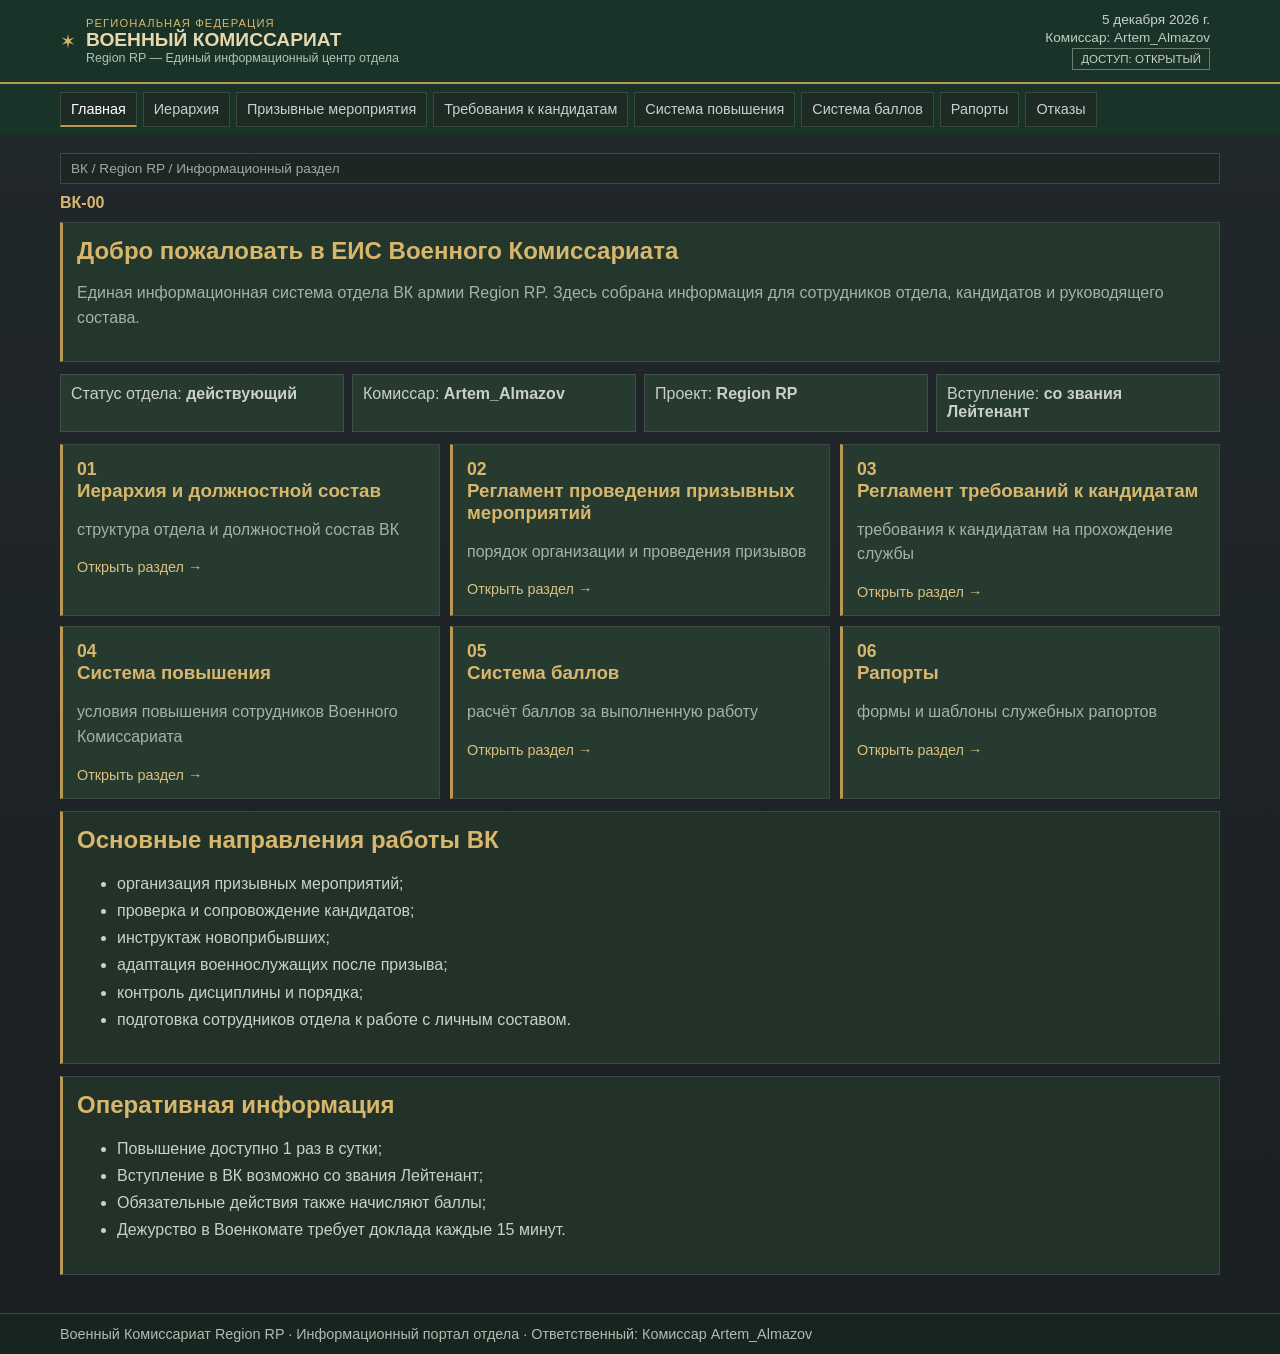
<file: index.html>
<!doctype html><html lang='ru'><head><meta charset='UTF-8'><meta name='viewport' content='width=device-width,initial-scale=1'><title>Главная | ВК-00</title><link rel='stylesheet' href='style.css'></head><body><header class='topbar'><div class='container header-grid'><div class='brand-block'><div class='emblem'>✶</div><div><div class='brand-top'>РЕГИОНАЛЬНАЯ ФЕДЕРАЦИЯ</div><div class='brand-main'>ВОЕННЫЙ КОМИССАРИАТ</div><div class='brand-sub'>Region RP — Единый информационный центр отдела</div></div></div><div class='meta-block'><div id='currentDate' class='date-badge'></div><div class='commissioner'>Комиссар: Artem_Almazov</div><div class='service-pill'>Доступ: открытый</div></div><button id='menuBtn' class='menu-btn' aria-expanded='false'>☰</button></div><div class='gold-line'></div><nav class='nav container'><a data-nav href='index.html'>Главная</a><a data-nav href='hierarchy.html'>Иерархия</a><a data-nav href='conscription.html'>Призывные мероприятия</a><a data-nav href='candidate-requirements.html'>Требования к кандидатам</a><a data-nav href='promotion.html'>Система повышения</a><a data-nav href='points.html'>Система баллов</a><a data-nav href='reports.html'>Рапорты</a><a data-nav href='refusal.html'>Отказы</a></nav><nav id='mobileMenu' class='mobile-menu container'><a data-nav href='index.html'>Главная</a><a data-nav href='hierarchy.html'>Иерархия</a><a data-nav href='conscription.html'>Призывные мероприятия</a><a data-nav href='candidate-requirements.html'>Требования к кандидатам</a><a data-nav href='promotion.html'>Система повышения</a><a data-nav href='points.html'>Система баллов</a><a data-nav href='reports.html'>Рапорты</a><a data-nav href='refusal.html'>Отказы</a></nav></header><main class='main container'><div class='service-line'>ВК / Region RP / Информационный раздел</div><div class='section-code'>ВК-00</div><section class='panel banner'><h1>Добро пожаловать в ЕИС Военного Комиссариата</h1><p>Единая информационная система отдела ВК армии Region RP. Здесь собрана информация для сотрудников отдела, кандидатов и руководящего состава.</p></section><section class='stats section'><div class='stat'>Статус отдела: <strong>действующий</strong></div><div class='stat'>Комиссар: <strong>Artem_Almazov</strong></div><div class='stat'>Проект: <strong>Region RP</strong></div><div class='stat'>Вступление: <strong>со звания Лейтенант</strong></div></section><section class='quick-grid section'>
<article class='card'><div class='num'>01</div><h3>Иерархия и должностной состав</h3><p>структура отдела и должностной состав ВК</p><a href='hierarchy.html'>Открыть раздел →</a></article>
<article class='card'><div class='num'>02</div><h3>Регламент проведения призывных мероприятий</h3><p>порядок организации и проведения призывов</p><a href='conscription.html'>Открыть раздел →</a></article>
<article class='card'><div class='num'>03</div><h3>Регламент требований к кандидатам</h3><p>требования к кандидатам на прохождение службы</p><a href='candidate-requirements.html'>Открыть раздел →</a></article>
<article class='card'><div class='num'>04</div><h3>Система повышения</h3><p>условия повышения сотрудников Военного Комиссариата</p><a href='promotion.html'>Открыть раздел →</a></article>
<article class='card'><div class='num'>05</div><h3>Система баллов</h3><p>расчёт баллов за выполненную работу</p><a href='points.html'>Открыть раздел →</a></article>
<article class='card'><div class='num'>06</div><h3>Рапорты</h3><p>формы и шаблоны служебных рапортов</p><a href='reports.html'>Открыть раздел →</a></article>
</section><section class='panel section'><h2>Основные направления работы ВК</h2><ul class='list'><li>организация призывных мероприятий;</li><li>проверка и сопровождение кандидатов;</li><li>инструктаж новоприбывших;</li><li>адаптация военнослужащих после призыва;</li><li>контроль дисциплины и порядка;</li><li>подготовка сотрудников отдела к работе с личным составом.</li></ul></section><section class='panel section'><h2>Оперативная информация</h2><ul class='list'><li>Повышение доступно 1 раз в сутки;</li><li>Вступление в ВК возможно со звания Лейтенант;</li><li>Обязательные действия также начисляют баллы;</li><li>Дежурство в Военкомате требует доклада каждые 15 минут.</li></ul></section></main><footer class='footer'><div class='container'>Военный Комиссариат Region RP · Информационный портал отдела · Ответственный: Комиссар Artem_Almazov</div></footer><button id='toTopBtn' class='to-top'>↑</button><script src='script.js'></script></body></html>
</file>
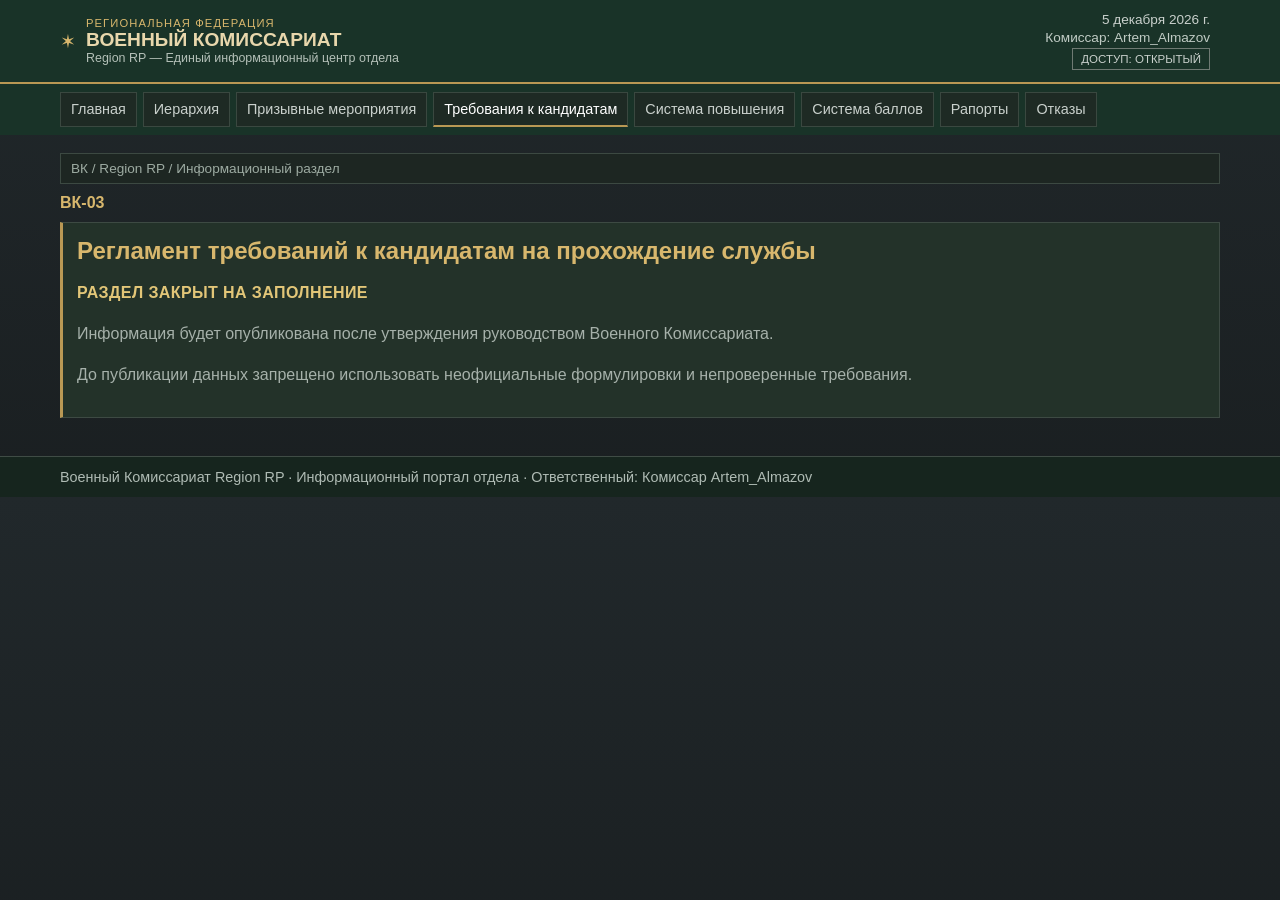
<file: candidate-requirements.html>
<!doctype html><html lang='ru'><head><meta charset='UTF-8'><meta name='viewport' content='width=device-width,initial-scale=1'><title>Требования к кандидатам | ВК-03</title><link rel='stylesheet' href='style.css'></head><body><header class='topbar'><div class='container header-grid'><div class='brand-block'><div class='emblem'>✶</div><div><div class='brand-top'>РЕГИОНАЛЬНАЯ ФЕДЕРАЦИЯ</div><div class='brand-main'>ВОЕННЫЙ КОМИССАРИАТ</div><div class='brand-sub'>Region RP — Единый информационный центр отдела</div></div></div><div class='meta-block'><div id='currentDate' class='date-badge'></div><div class='commissioner'>Комиссар: Artem_Almazov</div><div class='service-pill'>Доступ: открытый</div></div><button id='menuBtn' class='menu-btn' aria-expanded='false'>☰</button></div><div class='gold-line'></div><nav class='nav container'><a data-nav href='index.html'>Главная</a><a data-nav href='hierarchy.html'>Иерархия</a><a data-nav href='conscription.html'>Призывные мероприятия</a><a data-nav href='candidate-requirements.html'>Требования к кандидатам</a><a data-nav href='promotion.html'>Система повышения</a><a data-nav href='points.html'>Система баллов</a><a data-nav href='reports.html'>Рапорты</a><a data-nav href='refusal.html'>Отказы</a></nav><nav id='mobileMenu' class='mobile-menu container'><a data-nav href='index.html'>Главная</a><a data-nav href='hierarchy.html'>Иерархия</a><a data-nav href='conscription.html'>Призывные мероприятия</a><a data-nav href='candidate-requirements.html'>Требования к кандидатам</a><a data-nav href='promotion.html'>Система повышения</a><a data-nav href='points.html'>Система баллов</a><a data-nav href='reports.html'>Рапорты</a><a data-nav href='refusal.html'>Отказы</a></nav></header><main class='main container'><div class='service-line'>ВК / Region RP / Информационный раздел</div><div class='section-code'>ВК-03</div><section class='panel stub'><h1>Регламент требований к кандидатам на прохождение службы</h1><p class='warn'>РАЗДЕЛ ЗАКРЫТ НА ЗАПОЛНЕНИЕ</p><p>Информация будет опубликована после утверждения руководством Военного Комиссариата.</p><p>До публикации данных запрещено использовать неофициальные формулировки и непроверенные требования.</p></section></main><footer class='footer'><div class='container'>Военный Комиссариат Region RP · Информационный портал отдела · Ответственный: Комиссар Artem_Almazov</div></footer><button id='toTopBtn' class='to-top'>↑</button><script src='script.js'></script></body></html>
</file>
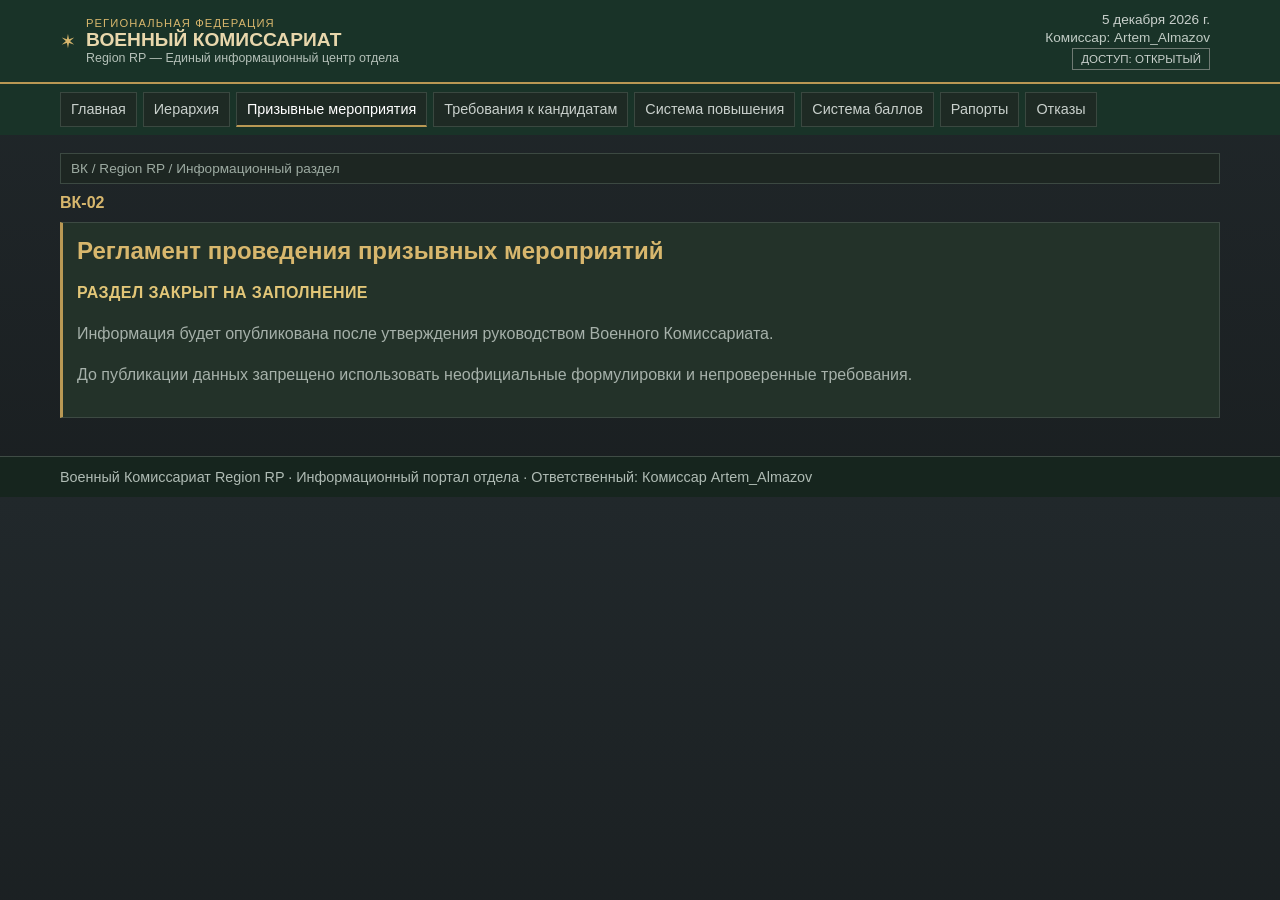
<file: conscription.html>
<!doctype html><html lang='ru'><head><meta charset='UTF-8'><meta name='viewport' content='width=device-width,initial-scale=1'><title>Призывные мероприятия | ВК-02</title><link rel='stylesheet' href='style.css'></head><body><header class='topbar'><div class='container header-grid'><div class='brand-block'><div class='emblem'>✶</div><div><div class='brand-top'>РЕГИОНАЛЬНАЯ ФЕДЕРАЦИЯ</div><div class='brand-main'>ВОЕННЫЙ КОМИССАРИАТ</div><div class='brand-sub'>Region RP — Единый информационный центр отдела</div></div></div><div class='meta-block'><div id='currentDate' class='date-badge'></div><div class='commissioner'>Комиссар: Artem_Almazov</div><div class='service-pill'>Доступ: открытый</div></div><button id='menuBtn' class='menu-btn' aria-expanded='false'>☰</button></div><div class='gold-line'></div><nav class='nav container'><a data-nav href='index.html'>Главная</a><a data-nav href='hierarchy.html'>Иерархия</a><a data-nav href='conscription.html'>Призывные мероприятия</a><a data-nav href='candidate-requirements.html'>Требования к кандидатам</a><a data-nav href='promotion.html'>Система повышения</a><a data-nav href='points.html'>Система баллов</a><a data-nav href='reports.html'>Рапорты</a><a data-nav href='refusal.html'>Отказы</a></nav><nav id='mobileMenu' class='mobile-menu container'><a data-nav href='index.html'>Главная</a><a data-nav href='hierarchy.html'>Иерархия</a><a data-nav href='conscription.html'>Призывные мероприятия</a><a data-nav href='candidate-requirements.html'>Требования к кандидатам</a><a data-nav href='promotion.html'>Система повышения</a><a data-nav href='points.html'>Система баллов</a><a data-nav href='reports.html'>Рапорты</a><a data-nav href='refusal.html'>Отказы</a></nav></header><main class='main container'><div class='service-line'>ВК / Region RP / Информационный раздел</div><div class='section-code'>ВК-02</div><section class='panel stub'><h1>Регламент проведения призывных мероприятий</h1><p class='warn'>РАЗДЕЛ ЗАКРЫТ НА ЗАПОЛНЕНИЕ</p><p>Информация будет опубликована после утверждения руководством Военного Комиссариата.</p><p>До публикации данных запрещено использовать неофициальные формулировки и непроверенные требования.</p></section></main><footer class='footer'><div class='container'>Военный Комиссариат Region RP · Информационный портал отдела · Ответственный: Комиссар Artem_Almazov</div></footer><button id='toTopBtn' class='to-top'>↑</button><script src='script.js'></script></body></html>
</file>
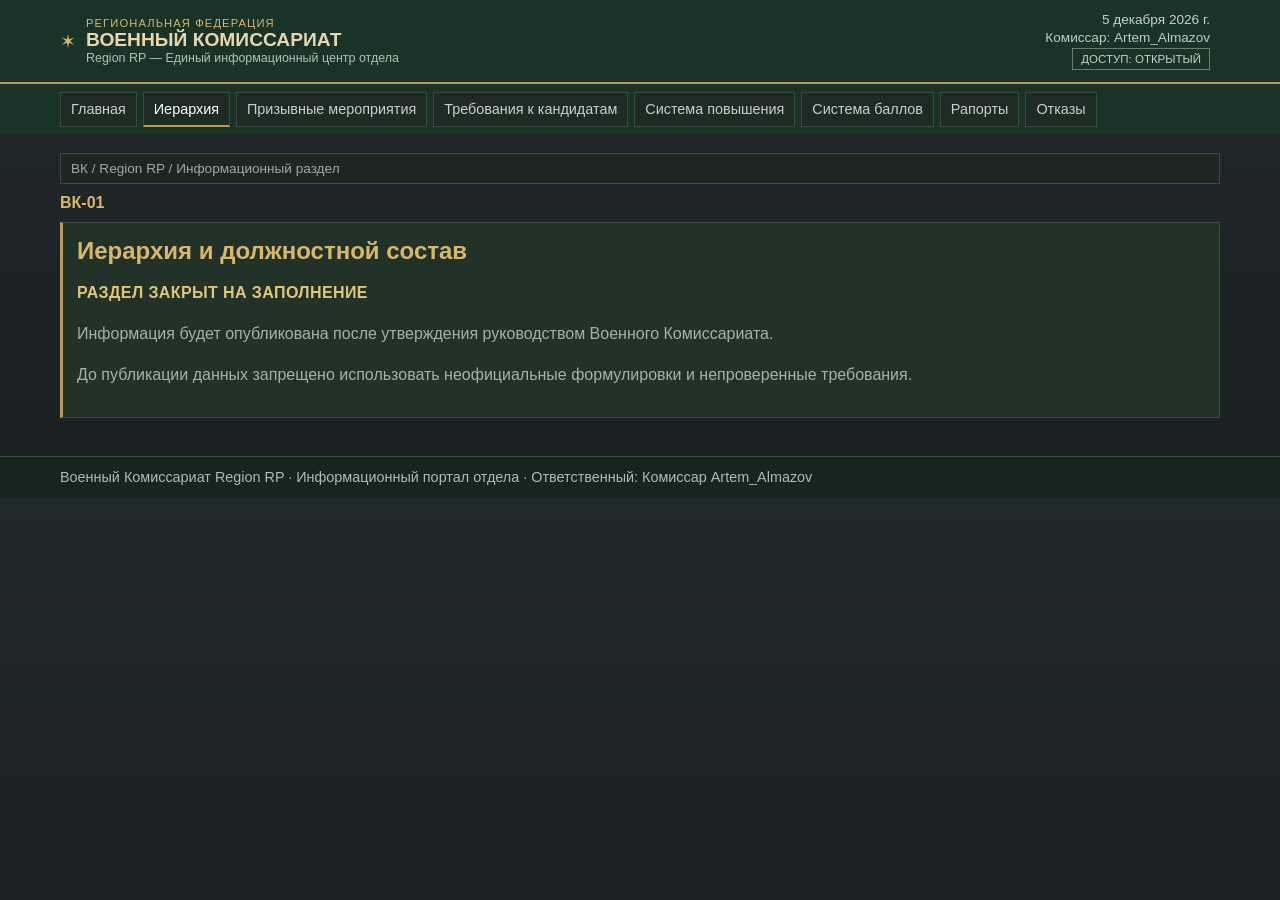
<file: hierarchy.html>
<!doctype html><html lang='ru'><head><meta charset='UTF-8'><meta name='viewport' content='width=device-width,initial-scale=1'><title>Иерархия | ВК-01</title><link rel='stylesheet' href='style.css'></head><body><header class='topbar'><div class='container header-grid'><div class='brand-block'><div class='emblem'>✶</div><div><div class='brand-top'>РЕГИОНАЛЬНАЯ ФЕДЕРАЦИЯ</div><div class='brand-main'>ВОЕННЫЙ КОМИССАРИАТ</div><div class='brand-sub'>Region RP — Единый информационный центр отдела</div></div></div><div class='meta-block'><div id='currentDate' class='date-badge'></div><div class='commissioner'>Комиссар: Artem_Almazov</div><div class='service-pill'>Доступ: открытый</div></div><button id='menuBtn' class='menu-btn' aria-expanded='false'>☰</button></div><div class='gold-line'></div><nav class='nav container'><a data-nav href='index.html'>Главная</a><a data-nav href='hierarchy.html'>Иерархия</a><a data-nav href='conscription.html'>Призывные мероприятия</a><a data-nav href='candidate-requirements.html'>Требования к кандидатам</a><a data-nav href='promotion.html'>Система повышения</a><a data-nav href='points.html'>Система баллов</a><a data-nav href='reports.html'>Рапорты</a><a data-nav href='refusal.html'>Отказы</a></nav><nav id='mobileMenu' class='mobile-menu container'><a data-nav href='index.html'>Главная</a><a data-nav href='hierarchy.html'>Иерархия</a><a data-nav href='conscription.html'>Призывные мероприятия</a><a data-nav href='candidate-requirements.html'>Требования к кандидатам</a><a data-nav href='promotion.html'>Система повышения</a><a data-nav href='points.html'>Система баллов</a><a data-nav href='reports.html'>Рапорты</a><a data-nav href='refusal.html'>Отказы</a></nav></header><main class='main container'><div class='service-line'>ВК / Region RP / Информационный раздел</div><div class='section-code'>ВК-01</div><section class='panel stub'><h1>Иерархия и должностной состав</h1><p class='warn'>РАЗДЕЛ ЗАКРЫТ НА ЗАПОЛНЕНИЕ</p><p>Информация будет опубликована после утверждения руководством Военного Комиссариата.</p><p>До публикации данных запрещено использовать неофициальные формулировки и непроверенные требования.</p></section></main><footer class='footer'><div class='container'>Военный Комиссариат Region RP · Информационный портал отдела · Ответственный: Комиссар Artem_Almazov</div></footer><button id='toTopBtn' class='to-top'>↑</button><script src='script.js'></script></body></html>
</file>
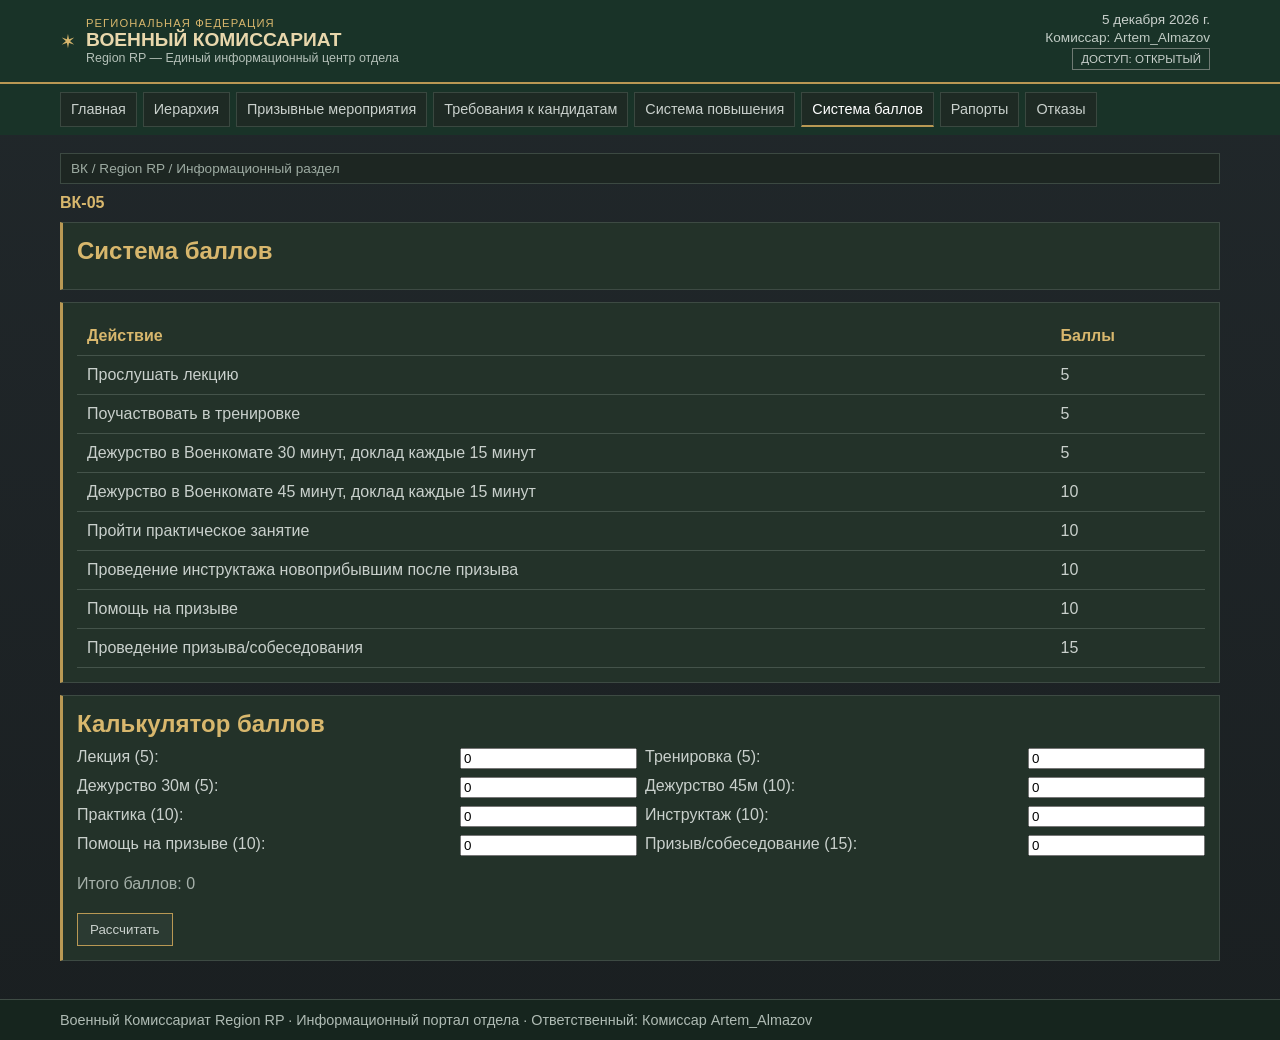
<file: points.html>
<!doctype html><html lang='ru'><head><meta charset='UTF-8'><meta name='viewport' content='width=device-width,initial-scale=1'><title>Система баллов | ВК-05</title><link rel='stylesheet' href='style.css'></head><body><header class='topbar'><div class='container header-grid'><div class='brand-block'><div class='emblem'>✶</div><div><div class='brand-top'>РЕГИОНАЛЬНАЯ ФЕДЕРАЦИЯ</div><div class='brand-main'>ВОЕННЫЙ КОМИССАРИАТ</div><div class='brand-sub'>Region RP — Единый информационный центр отдела</div></div></div><div class='meta-block'><div id='currentDate' class='date-badge'></div><div class='commissioner'>Комиссар: Artem_Almazov</div><div class='service-pill'>Доступ: открытый</div></div><button id='menuBtn' class='menu-btn' aria-expanded='false'>☰</button></div><div class='gold-line'></div><nav class='nav container'><a data-nav href='index.html'>Главная</a><a data-nav href='hierarchy.html'>Иерархия</a><a data-nav href='conscription.html'>Призывные мероприятия</a><a data-nav href='candidate-requirements.html'>Требования к кандидатам</a><a data-nav href='promotion.html'>Система повышения</a><a data-nav href='points.html'>Система баллов</a><a data-nav href='reports.html'>Рапорты</a><a data-nav href='refusal.html'>Отказы</a></nav><nav id='mobileMenu' class='mobile-menu container'><a data-nav href='index.html'>Главная</a><a data-nav href='hierarchy.html'>Иерархия</a><a data-nav href='conscription.html'>Призывные мероприятия</a><a data-nav href='candidate-requirements.html'>Требования к кандидатам</a><a data-nav href='promotion.html'>Система повышения</a><a data-nav href='points.html'>Система баллов</a><a data-nav href='reports.html'>Рапорты</a><a data-nav href='refusal.html'>Отказы</a></nav></header><main class='main container'><div class='service-line'>ВК / Region RP / Информационный раздел</div><div class='section-code'>ВК-05</div><section class='panel'><h1>Система баллов</h1></section><section class='section table-wrap'><table><thead><tr><th>Действие</th><th>Баллы</th></tr></thead><tbody><tr><td>Прослушать лекцию</td><td>5</td></tr><tr><td>Поучаствовать в тренировке</td><td>5</td></tr><tr><td>Дежурство в Военкомате 30 минут, доклад каждые 15 минут</td><td>5</td></tr><tr><td>Дежурство в Военкомате 45 минут, доклад каждые 15 минут</td><td>10</td></tr><tr><td>Пройти практическое занятие</td><td>10</td></tr><tr><td>Проведение инструктажа новоприбывшим после призыва</td><td>10</td></tr><tr><td>Помощь на призыве</td><td>10</td></tr><tr><td>Проведение призыва/собеседования</td><td>15</td></tr></tbody></table></section><section class='panel section'><h2>Калькулятор баллов</h2><div class='calc-grid'><label>Лекция (5): <input data-points='5' type='number' min='0' value='0'></label><label>Тренировка (5): <input data-points='5' type='number' min='0' value='0'></label><label>Дежурство 30м (5): <input data-points='5' type='number' min='0' value='0'></label><label>Дежурство 45м (10): <input data-points='10' type='number' min='0' value='0'></label><label>Практика (10): <input data-points='10' type='number' min='0' value='0'></label><label>Инструктаж (10): <input data-points='10' type='number' min='0' value='0'></label><label>Помощь на призыве (10): <input data-points='10' type='number' min='0' value='0'></label><label>Призыв/собеседование (15): <input data-points='15' type='number' min='0' value='0'></label></div><p id='calcResult'>Итого баллов: 0</p><button id='calcBtn' class='btn'>Рассчитать</button></section></main><footer class='footer'><div class='container'>Военный Комиссариат Region RP · Информационный портал отдела · Ответственный: Комиссар Artem_Almazov</div></footer><button id='toTopBtn' class='to-top'>↑</button><script src='script.js'></script></body></html>
</file>
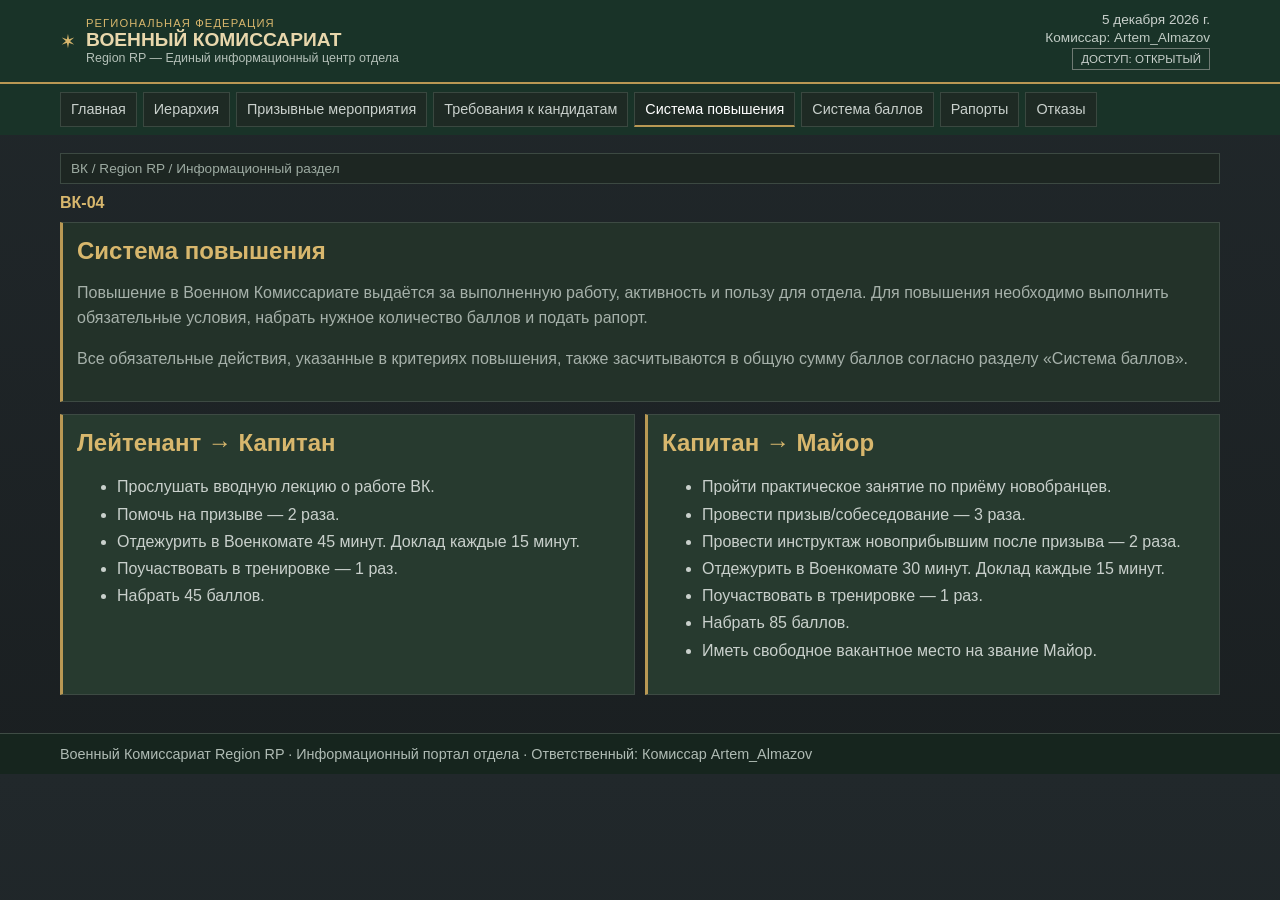
<file: promotion.html>
<!doctype html><html lang='ru'><head><meta charset='UTF-8'><meta name='viewport' content='width=device-width,initial-scale=1'><title>Система повышения | ВК-04</title><link rel='stylesheet' href='style.css'></head><body><header class='topbar'><div class='container header-grid'><div class='brand-block'><div class='emblem'>✶</div><div><div class='brand-top'>РЕГИОНАЛЬНАЯ ФЕДЕРАЦИЯ</div><div class='brand-main'>ВОЕННЫЙ КОМИССАРИАТ</div><div class='brand-sub'>Region RP — Единый информационный центр отдела</div></div></div><div class='meta-block'><div id='currentDate' class='date-badge'></div><div class='commissioner'>Комиссар: Artem_Almazov</div><div class='service-pill'>Доступ: открытый</div></div><button id='menuBtn' class='menu-btn' aria-expanded='false'>☰</button></div><div class='gold-line'></div><nav class='nav container'><a data-nav href='index.html'>Главная</a><a data-nav href='hierarchy.html'>Иерархия</a><a data-nav href='conscription.html'>Призывные мероприятия</a><a data-nav href='candidate-requirements.html'>Требования к кандидатам</a><a data-nav href='promotion.html'>Система повышения</a><a data-nav href='points.html'>Система баллов</a><a data-nav href='reports.html'>Рапорты</a><a data-nav href='refusal.html'>Отказы</a></nav><nav id='mobileMenu' class='mobile-menu container'><a data-nav href='index.html'>Главная</a><a data-nav href='hierarchy.html'>Иерархия</a><a data-nav href='conscription.html'>Призывные мероприятия</a><a data-nav href='candidate-requirements.html'>Требования к кандидатам</a><a data-nav href='promotion.html'>Система повышения</a><a data-nav href='points.html'>Система баллов</a><a data-nav href='reports.html'>Рапорты</a><a data-nav href='refusal.html'>Отказы</a></nav></header><main class='main container'><div class='service-line'>ВК / Region RP / Информационный раздел</div><div class='section-code'>ВК-04</div><section class='panel'><h1>Система повышения</h1><p>Повышение в Военном Комиссариате выдаётся за выполненную работу, активность и пользу для отдела. Для повышения необходимо выполнить обязательные условия, набрать нужное количество баллов и подать рапорт.</p><p>Все обязательные действия, указанные в критериях повышения, также засчитываются в общую сумму баллов согласно разделу «Система баллов».</p></section><section class='cards-two section'><article class='card'><h2>Лейтенант → Капитан</h2><ul class='list'><li>Прослушать вводную лекцию о работе ВК.</li><li>Помочь на призыве — 2 раза.</li><li>Отдежурить в Военкомате 45 минут. Доклад каждые 15 минут.</li><li>Поучаствовать в тренировке — 1 раз.</li><li>Набрать 45 баллов.</li></ul></article><article class='card'><h2>Капитан → Майор</h2><ul class='list'><li>Пройти практическое занятие по приёму новобранцев.</li><li>Провести призыв/собеседование — 3 раза.</li><li>Провести инструктаж новоприбывшим после призыва — 2 раза.</li><li>Отдежурить в Военкомате 30 минут. Доклад каждые 15 минут.</li><li>Поучаствовать в тренировке — 1 раз.</li><li>Набрать 85 баллов.</li><li>Иметь свободное вакантное место на звание Майор.</li></ul></article></section></main><footer class='footer'><div class='container'>Военный Комиссариат Region RP · Информационный портал отдела · Ответственный: Комиссар Artem_Almazov</div></footer><button id='toTopBtn' class='to-top'>↑</button><script src='script.js'></script></body></html>
</file>
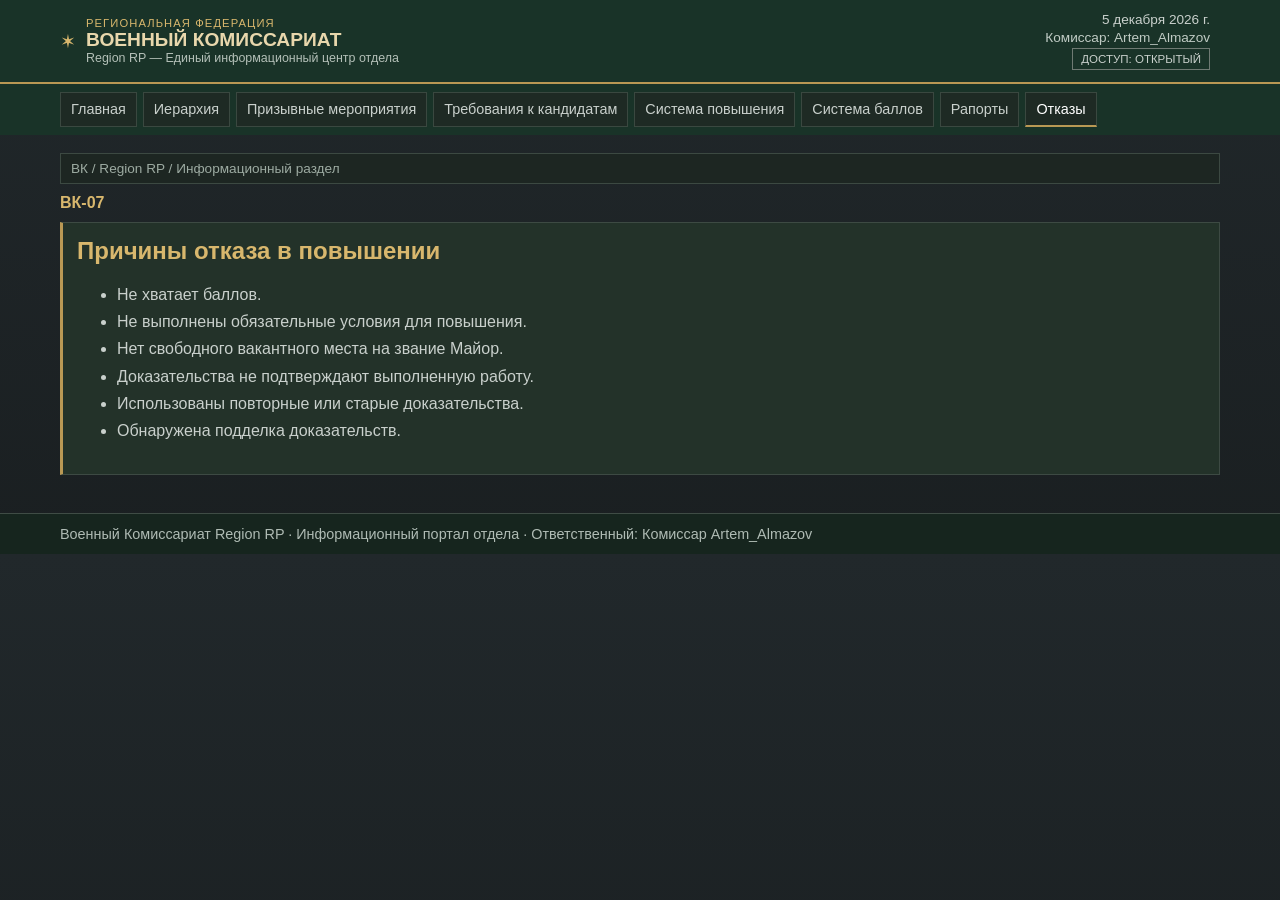
<file: refusal.html>
<!doctype html><html lang='ru'><head><meta charset='UTF-8'><meta name='viewport' content='width=device-width,initial-scale=1'><title>Отказы | ВК-07</title><link rel='stylesheet' href='style.css'></head><body><header class='topbar'><div class='container header-grid'><div class='brand-block'><div class='emblem'>✶</div><div><div class='brand-top'>РЕГИОНАЛЬНАЯ ФЕДЕРАЦИЯ</div><div class='brand-main'>ВОЕННЫЙ КОМИССАРИАТ</div><div class='brand-sub'>Region RP — Единый информационный центр отдела</div></div></div><div class='meta-block'><div id='currentDate' class='date-badge'></div><div class='commissioner'>Комиссар: Artem_Almazov</div><div class='service-pill'>Доступ: открытый</div></div><button id='menuBtn' class='menu-btn' aria-expanded='false'>☰</button></div><div class='gold-line'></div><nav class='nav container'><a data-nav href='index.html'>Главная</a><a data-nav href='hierarchy.html'>Иерархия</a><a data-nav href='conscription.html'>Призывные мероприятия</a><a data-nav href='candidate-requirements.html'>Требования к кандидатам</a><a data-nav href='promotion.html'>Система повышения</a><a data-nav href='points.html'>Система баллов</a><a data-nav href='reports.html'>Рапорты</a><a data-nav href='refusal.html'>Отказы</a></nav><nav id='mobileMenu' class='mobile-menu container'><a data-nav href='index.html'>Главная</a><a data-nav href='hierarchy.html'>Иерархия</a><a data-nav href='conscription.html'>Призывные мероприятия</a><a data-nav href='candidate-requirements.html'>Требования к кандидатам</a><a data-nav href='promotion.html'>Система повышения</a><a data-nav href='points.html'>Система баллов</a><a data-nav href='reports.html'>Рапорты</a><a data-nav href='refusal.html'>Отказы</a></nav></header><main class='main container'><div class='service-line'>ВК / Region RP / Информационный раздел</div><div class='section-code'>ВК-07</div><section class='panel'><h1>Причины отказа в повышении</h1><ul class='list'><li>Не хватает баллов.</li><li>Не выполнены обязательные условия для повышения.</li><li>Нет свободного вакантного места на звание Майор.</li><li>Доказательства не подтверждают выполненную работу.</li><li>Использованы повторные или старые доказательства.</li><li>Обнаружена подделка доказательств.</li></ul></section></main><footer class='footer'><div class='container'>Военный Комиссариат Region RP · Информационный портал отдела · Ответственный: Комиссар Artem_Almazov</div></footer><button id='toTopBtn' class='to-top'>↑</button><script src='script.js'></script></body></html>
</file>
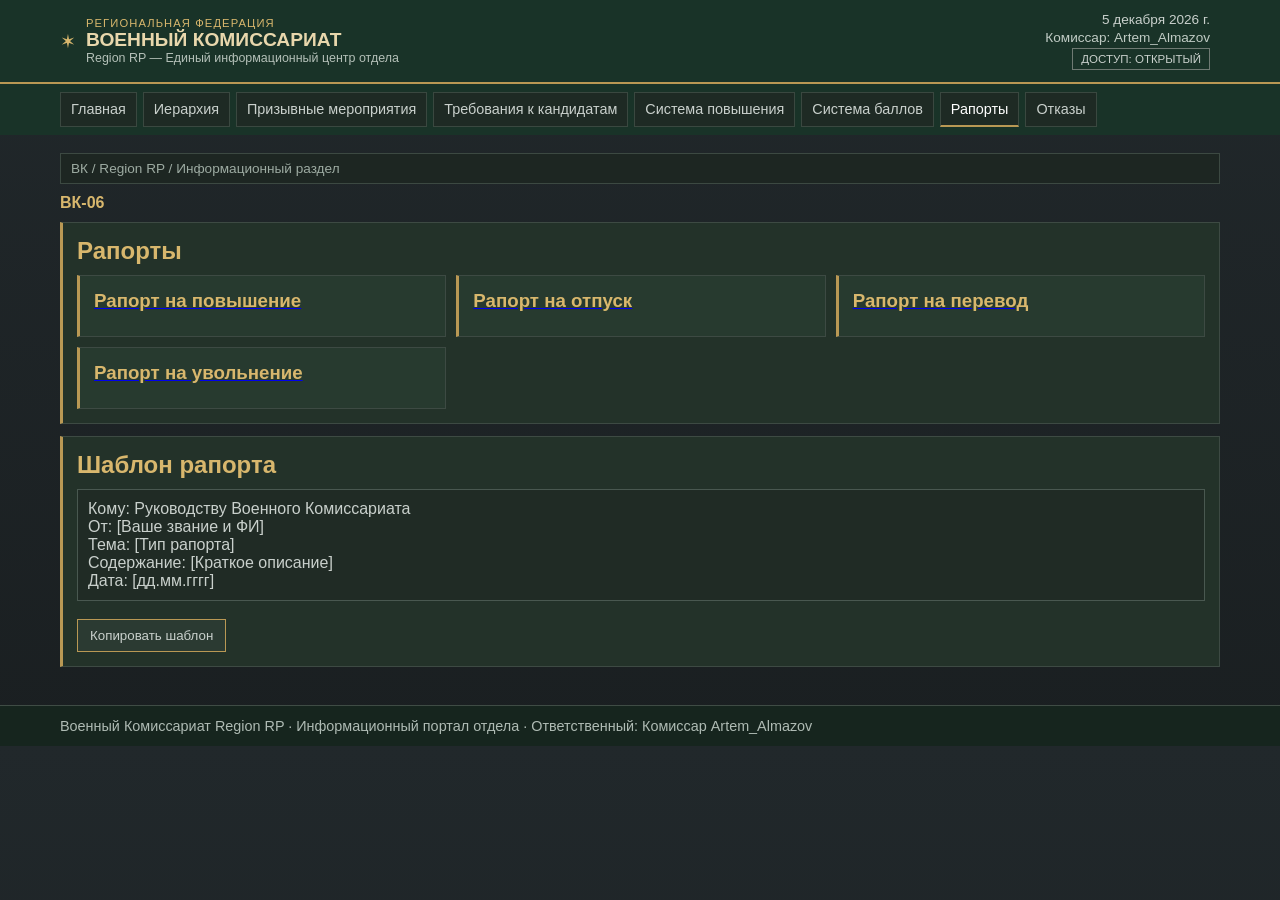
<file: reports.html>
<!doctype html><html lang='ru'><head><meta charset='UTF-8'><meta name='viewport' content='width=device-width,initial-scale=1'><title>Рапорты | ВК-06</title><link rel='stylesheet' href='style.css'></head><body><header class='topbar'><div class='container header-grid'><div class='brand-block'><div class='emblem'>✶</div><div><div class='brand-top'>РЕГИОНАЛЬНАЯ ФЕДЕРАЦИЯ</div><div class='brand-main'>ВОЕННЫЙ КОМИССАРИАТ</div><div class='brand-sub'>Region RP — Единый информационный центр отдела</div></div></div><div class='meta-block'><div id='currentDate' class='date-badge'></div><div class='commissioner'>Комиссар: Artem_Almazov</div><div class='service-pill'>Доступ: открытый</div></div><button id='menuBtn' class='menu-btn' aria-expanded='false'>☰</button></div><div class='gold-line'></div><nav class='nav container'><a data-nav href='index.html'>Главная</a><a data-nav href='hierarchy.html'>Иерархия</a><a data-nav href='conscription.html'>Призывные мероприятия</a><a data-nav href='candidate-requirements.html'>Требования к кандидатам</a><a data-nav href='promotion.html'>Система повышения</a><a data-nav href='points.html'>Система баллов</a><a data-nav href='reports.html'>Рапорты</a><a data-nav href='refusal.html'>Отказы</a></nav><nav id='mobileMenu' class='mobile-menu container'><a data-nav href='index.html'>Главная</a><a data-nav href='hierarchy.html'>Иерархия</a><a data-nav href='conscription.html'>Призывные мероприятия</a><a data-nav href='candidate-requirements.html'>Требования к кандидатам</a><a data-nav href='promotion.html'>Система повышения</a><a data-nav href='points.html'>Система баллов</a><a data-nav href='reports.html'>Рапорты</a><a data-nav href='refusal.html'>Отказы</a></nav></header><main class='main container'><div class='service-line'>ВК / Region RP / Информационный раздел</div><div class='section-code'>ВК-06</div><section class='panel'><h1>Рапорты</h1><div class='quick-grid'><a class='card' href='#'><h3>Рапорт на повышение</h3></a><a class='card' href='#'><h3>Рапорт на отпуск</h3></a><a class='card' href='#'><h3>Рапорт на перевод</h3></a><a class='card' href='#'><h3>Рапорт на увольнение</h3></a></div></section><section class='panel section'><h2>Шаблон рапорта</h2><div id='reportTemplate' class='report-template'>Кому: Руководству Военного Комиссариата
От: [Ваше звание и ФИ]
Тема: [Тип рапорта]
Содержание: [Краткое описание]
Дата: [дд.мм.гггг]</div><br><button id='copyReportTemplate' class='btn'>Копировать шаблон</button></section></main><footer class='footer'><div class='container'>Военный Комиссариат Region RP · Информационный портал отдела · Ответственный: Комиссар Artem_Almazov</div></footer><button id='toTopBtn' class='to-top'>↑</button><script src='script.js'></script></body></html>
</file>
<file: style.css>
:root{--bg:#1a1f21;--header:#193328;--panel:#233229;--panel2:#273a2f;--line:#b99854;--text:#c9d0cc;--muted:#a6b1aa;--title:#d8b76d}
*{box-sizing:border-box}html{scroll-behavior:smooth}body{margin:0;background:linear-gradient(180deg,#21282b,#1a1f21);color:var(--text);font-family:Segoe UI,Tahoma,sans-serif}
.container{width:min(1160px,94%);margin:auto}.topbar{background:var(--header);position:sticky;top:0;z-index:40}
.header-grid{display:grid;grid-template-columns:1fr auto auto;gap:10px;align-items:center;padding:12px 0}.brand-block{display:flex;gap:10px;align-items:center}.emblem{font-size:1.2rem;color:var(--title)}
.brand-top{font-size:.7rem;letter-spacing:1.1px;color:var(--title)}.brand-main{font-size:1.2rem;font-weight:700;color:#e8d7ac}.brand-sub{font-size:.78rem;color:#b4c0b8}
.meta-block{text-align:right;font-size:.85rem}.commissioner{color:#c0cbc4;margin:3px 0}.service-pill{display:inline-block;border:1px solid #6f7a73;padding:4px 8px;text-transform:uppercase;font-size:.72rem}
.menu-btn{display:none;background:transparent;border:1px solid #4e5c54;color:var(--text);padding:6px 10px}.gold-line{height:2px;background:var(--line)}
.nav{display:flex;gap:6px;padding:8px 0}.nav a,.mobile-menu a{color:var(--text);text-decoration:none;padding:8px 10px;border:1px solid #3a4840;background:#1e2a24;font-size:.9rem}
.nav a.active,.mobile-menu a.active{border-bottom:2px solid var(--line);color:#fff}.nav a:hover,.mobile-menu a:hover{border-color:#6a7a70}
.mobile-menu{display:none;flex-direction:column;padding:0 0 10px}.mobile-menu.open{display:flex}
.main{padding:18px 0 24px}.service-line{border:1px solid #3c4942;background:#1d2622;padding:7px 10px;color:#9daba2;font-size:.85rem}.section-code{color:var(--title);font-weight:700;margin:10px 0}
.panel,.card,.table-wrap{background:var(--panel);border:1px solid #3d4a43;border-left:3px solid var(--line);padding:14px}h1,h2,h3{margin:0 0 10px;color:var(--title)}p{color:var(--muted);line-height:1.55}
.banner{background:#24372d}.section{margin-top:12px}.stats{display:grid;grid-template-columns:repeat(4,1fr);gap:8px}.stat{background:var(--panel2);border:1px solid #425148;padding:10px}
.quick-grid{display:grid;grid-template-columns:repeat(3,1fr);gap:10px}.card{background:var(--panel2)}.card .num{color:var(--title);font-weight:700;font-size:1.1rem}.card a{color:#d9c081;text-decoration:none;font-size:.9rem}
.list{line-height:1.7}.warn{font-weight:700;color:#e2c678;letter-spacing:.4px}
.cards-two{display:grid;grid-template-columns:1fr 1fr;gap:10px}
table{width:100%;border-collapse:collapse;min-width:700px}th,td{padding:10px;border-bottom:1px solid #44534a;text-align:left}th{color:var(--title)}.table-wrap{overflow:auto}
.calc-grid{display:grid;grid-template-columns:1fr 1fr;gap:8px}.calc-grid label{display:flex;justify-content:space-between;gap:8px}.btn{background:#2b3a32;color:var(--text);border:1px solid var(--line);padding:8px 12px}
.report-template{white-space:pre-line;background:#202b25;border:1px solid #495850;padding:10px}
.footer{margin-top:14px;border-top:1px solid #3f4c45;background:#16251e;color:#afbbb4;padding:12px 0;font-size:.9rem}.to-top{position:fixed;right:16px;bottom:16px;display:none;border:1px solid var(--line);background:#1f3128;color:var(--text);width:40px;height:40px}.to-top.show{display:block}
@media(max-width:900px){.header-grid{grid-template-columns:1fr auto}.meta-block{order:2}.menu-btn{display:block}.nav{display:none}.stats,.quick-grid,.cards-two,.calc-grid{grid-template-columns:1fr}}
</file>
